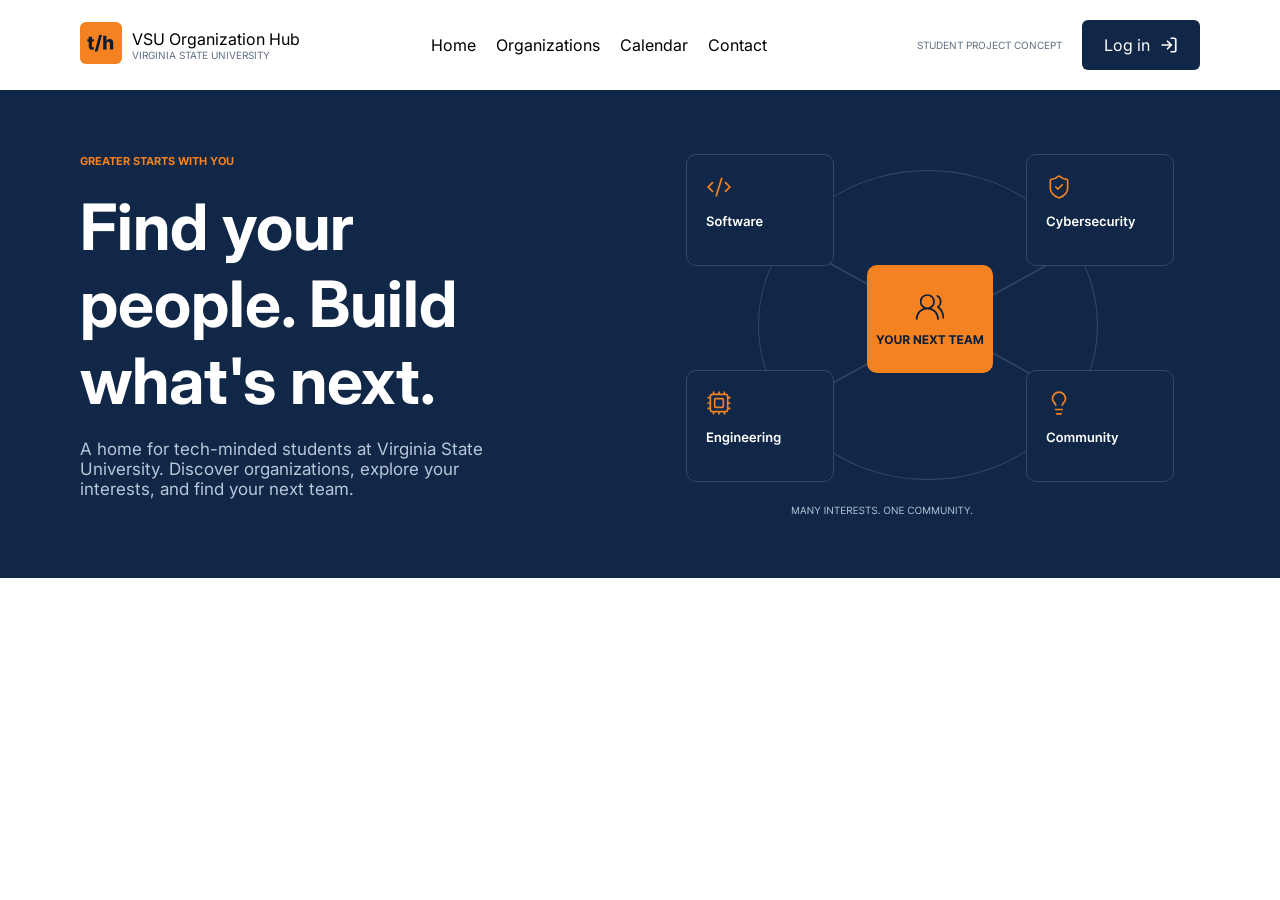
<file: home.html>
<!DOCTYPE html>
<html lang="en">
<head>
    <meta charset="UTF-8">
    <meta name="viewport" content="width=device-width, initial-scale=1.0">
    <title>Document</title>
        <link rel="stylesheet" href="style.css">

</head>
<body>
    <div class="nav-wrapper">
        <div class="nav-container">
            <div class="left-side-nav-container">
                <div class="logo">
                    <img src="Hub monogram.svg" id="tech-hub-logo" alt="">
                </div>
                <div class="title-and-university">
                    <p>VSU Organization Hub</p>
                    <p id="p-university-name">VIRGINIA STATE UNIVERSITY</p>
                </div>
            </div>
            <div class="middle-side-nav-container">
                <ul>
                    <li><a href="#">Home</a></li>
                    <li><a href="organizations.php">Organizations</a></li>
                    <li><a href="#">Calendar</a></li>
                    <li><a href="#">Contact</a></li>
                </ul>
            </div>
            <div class="right-side-nav-container">
                <div class="concept">
                    <p>STUDENT PROJECT CONCEPT</p>
                </div>
                <div class="authorize-button">
                    <p>Log in</p>
                    <img src="log-in.svg" alt="">
                </div>
            </div>
            
        </div>
    </div>  
    <div class="hero-wrapper">
        <div class="hero-container">
            <div class="hero-left-side">
                <p id="hero-left-side-header">
                    GREATER STARTS WITH YOU
                </p>
                <h1 id="hero-left-side-title">
                    Find your people. Build what's next.
                </h1>
                <p id="hero-left-side-paragraph-text">
                    A home for tech-minded students at 
                    Virginia State University. Discover 
                    organizations, explore your interests, 
                    and find your next team.
                </p>
            </div>
            <div class="hero-right-side">
                <img src="connected-illustrations.svg" alt="">
            </div>
            
        </div>
    </div>  
</body>
</html>
</file>
<file: style.css>
@import url('https://fonts.googleapis.com/css2?family=Inter:wght@100..900&display=swap');

* { 
    margin: 0;
    padding: 0;
    box-sizing:border-box;
}

/* NAVIGATION BAR STYLING */

.nav-wrapper { 
    width:100%;
   background:white;

}

body { 
    font-family: 'Inter', sans-serif;
}

.nav-container { 
    padding:20px 80px;
    display:flex;
    justify-content:space-between;
    align-items:center;
}

.left-side-nav-container { 
    display:flex;
    align-items:center;
}

.left-side-nav-container h1 { 
    font-size:20px;
    color:black;
}

#tech-hub-logo { 
    margin-right:10px;
}

#p-university-name { 
    font-size:10px;
    color:#637083;
}

.middle-side-nav-container ul { 
    display:flex;

}

.middle-side-nav-container ul li { 
    margin-right:20px;
    list-style:none;
}

.middle-side-nav-container ul li a { 
    text-decoration:none;
    color:black;
}

.right-side-nav-container { 
    display:flex;
    align-items:center;
    gap:20px;
}

.right-side-nav-container .concept p { 
    font-size:10px;
    color:#637083;
}

.authorize-button { 
    display:flex;
    justify-content:center;
    align-items:center;
    border-radius:6px;
    padding:15px 22px;
    background:#102747;
    cursor:pointer;

}

.authorize-button p { 
    color:white;
    margin-right:10px;
}

/* HERO SECTION */

.hero-wrapper { 
   width:100%;
   padding:64px 80px 48px 80px; 
   background:#102747;
   
}

.hero-container { 
    display:flex;
    justify-content:space-between;
}

.hero-left-side { 
    display:flex;
    flex-direction:column;
    
}

#hero-left-side-header { 
    font-size:11px;
    font-weight:700;
    color:#F58220;
    margin-bottom:20px;
}

#hero-left-side-title { 
    font-size:64px;
    font-weight:700;
    color:white;
    margin-bottom:20px;
    width:70%;
}

#hero-left-side-paragraph-text { 
    font-size:17px;
    font-weight:400;
    color:#B8C7DA;
    width:70%;
}

/* ORGANIZATIONS SECTION */

.organizations {
    padding: 64px 80px;
    background: #f8fafc;
    min-height: 80vh;
}

.organizations h1 {
    font-size: 36px;
    font-weight: 700;
    color: #102747;
    margin-bottom: 32px;
}

/* ORGANIZATIONS TABLE */

.organizations-table {
    width: 100%;
    border-collapse: collapse;
    background: white;
    border-radius: 10px;
    overflow: hidden;
    box-shadow: 0 4px 20px rgba(0, 0, 0, 0.05);
}

.organizations-table th {
    background: #102747;
    color: white;
    padding: 20px 24px;
    text-align: left;
    font-size: 14px;
    font-weight: 600;
}

.organizations-table td {
    padding: 22px 24px;
    font-size: 14px;
    color: #334155;
    border-bottom: 1px solid #e5e7eb;
}

.organizations-table tbody tr:hover {
    background: #fff7ed;
    transition: background 0.2s ease;
}

.organizations-table tbody tr:last-child td {
    border-bottom: none;
}
</file>
